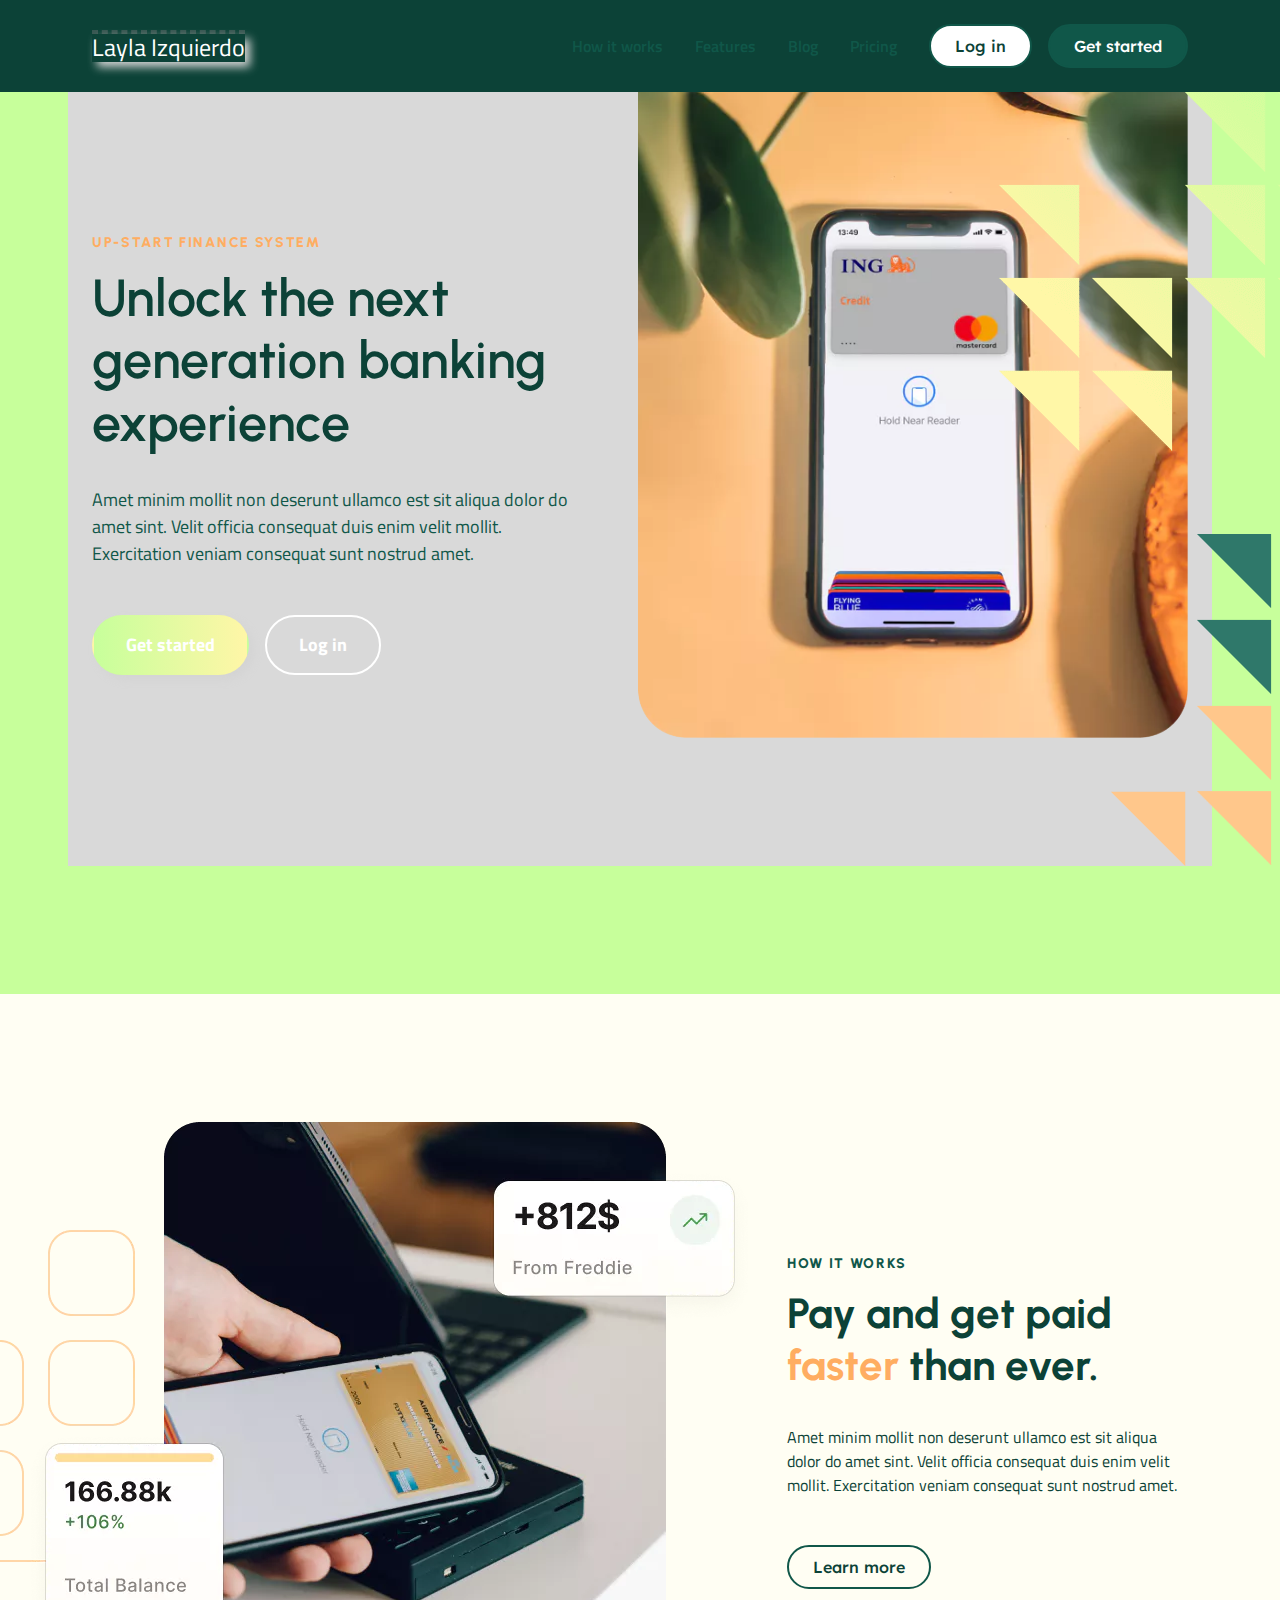
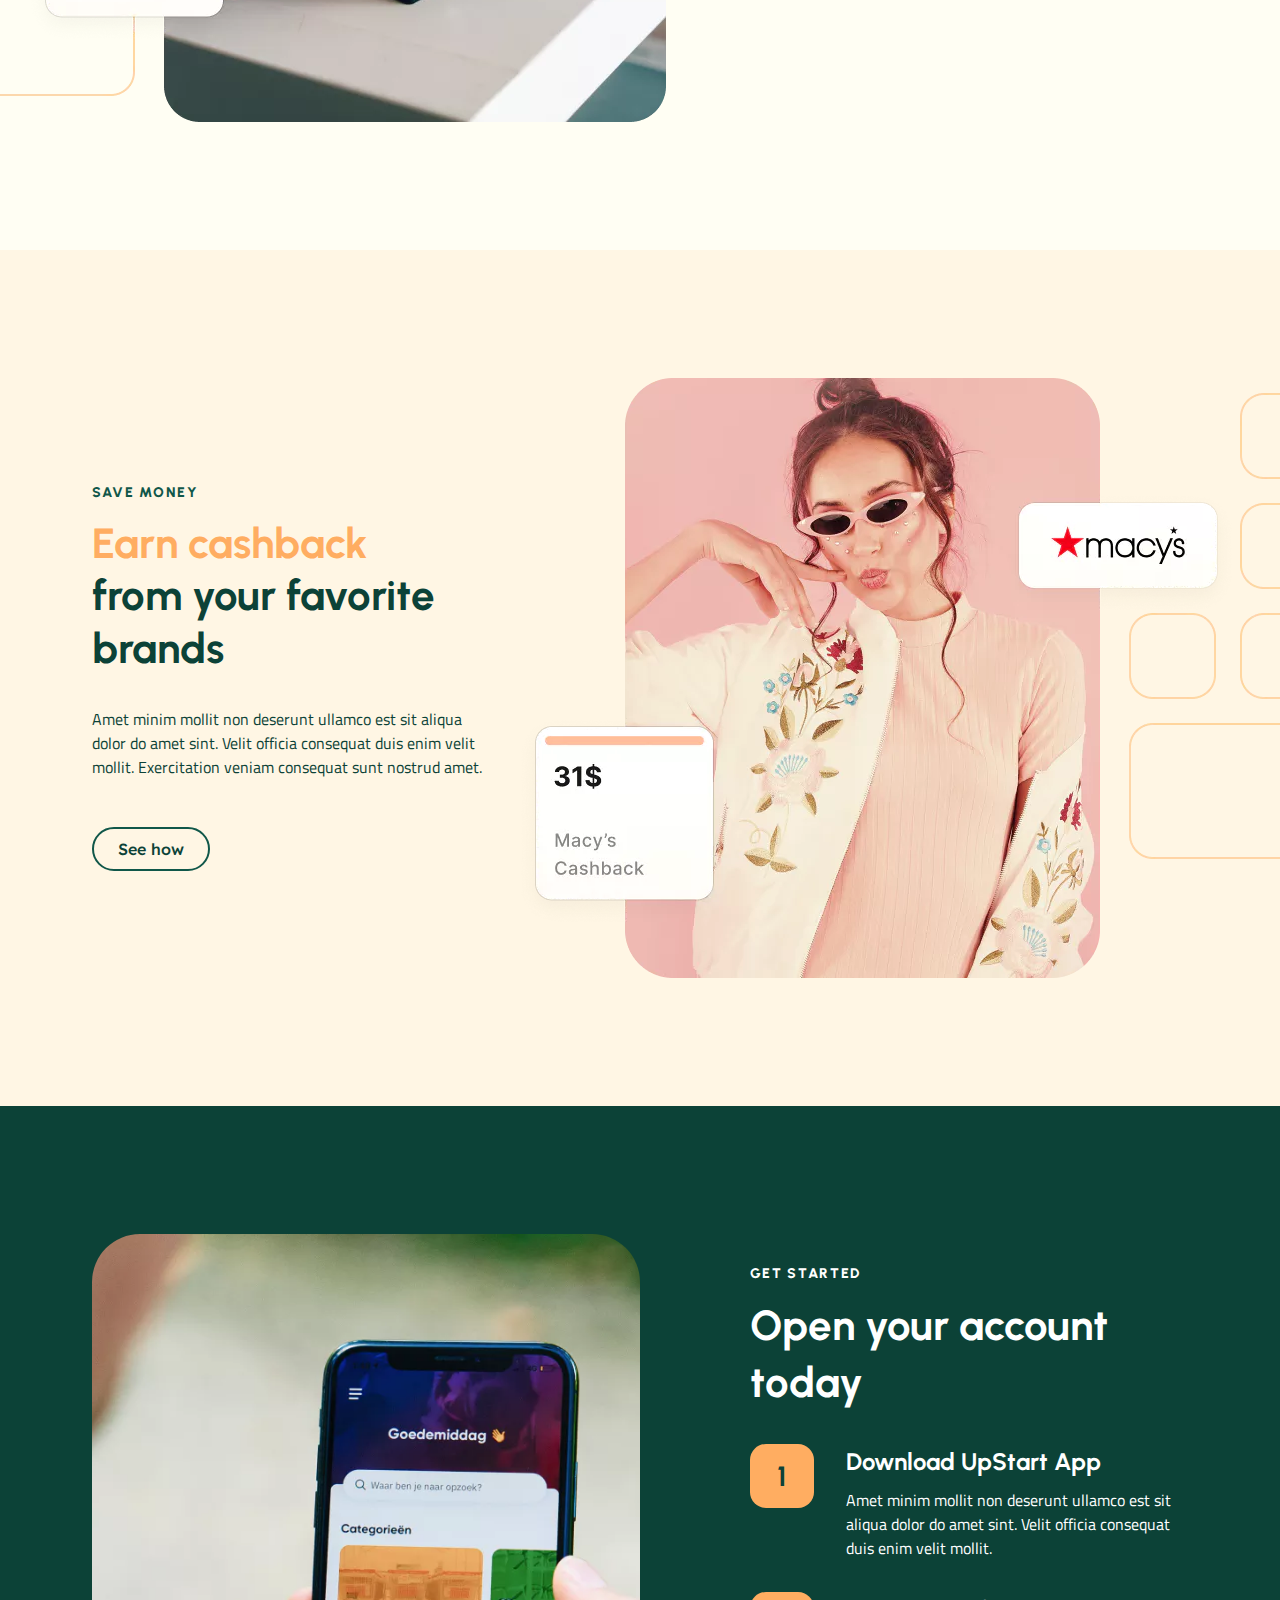
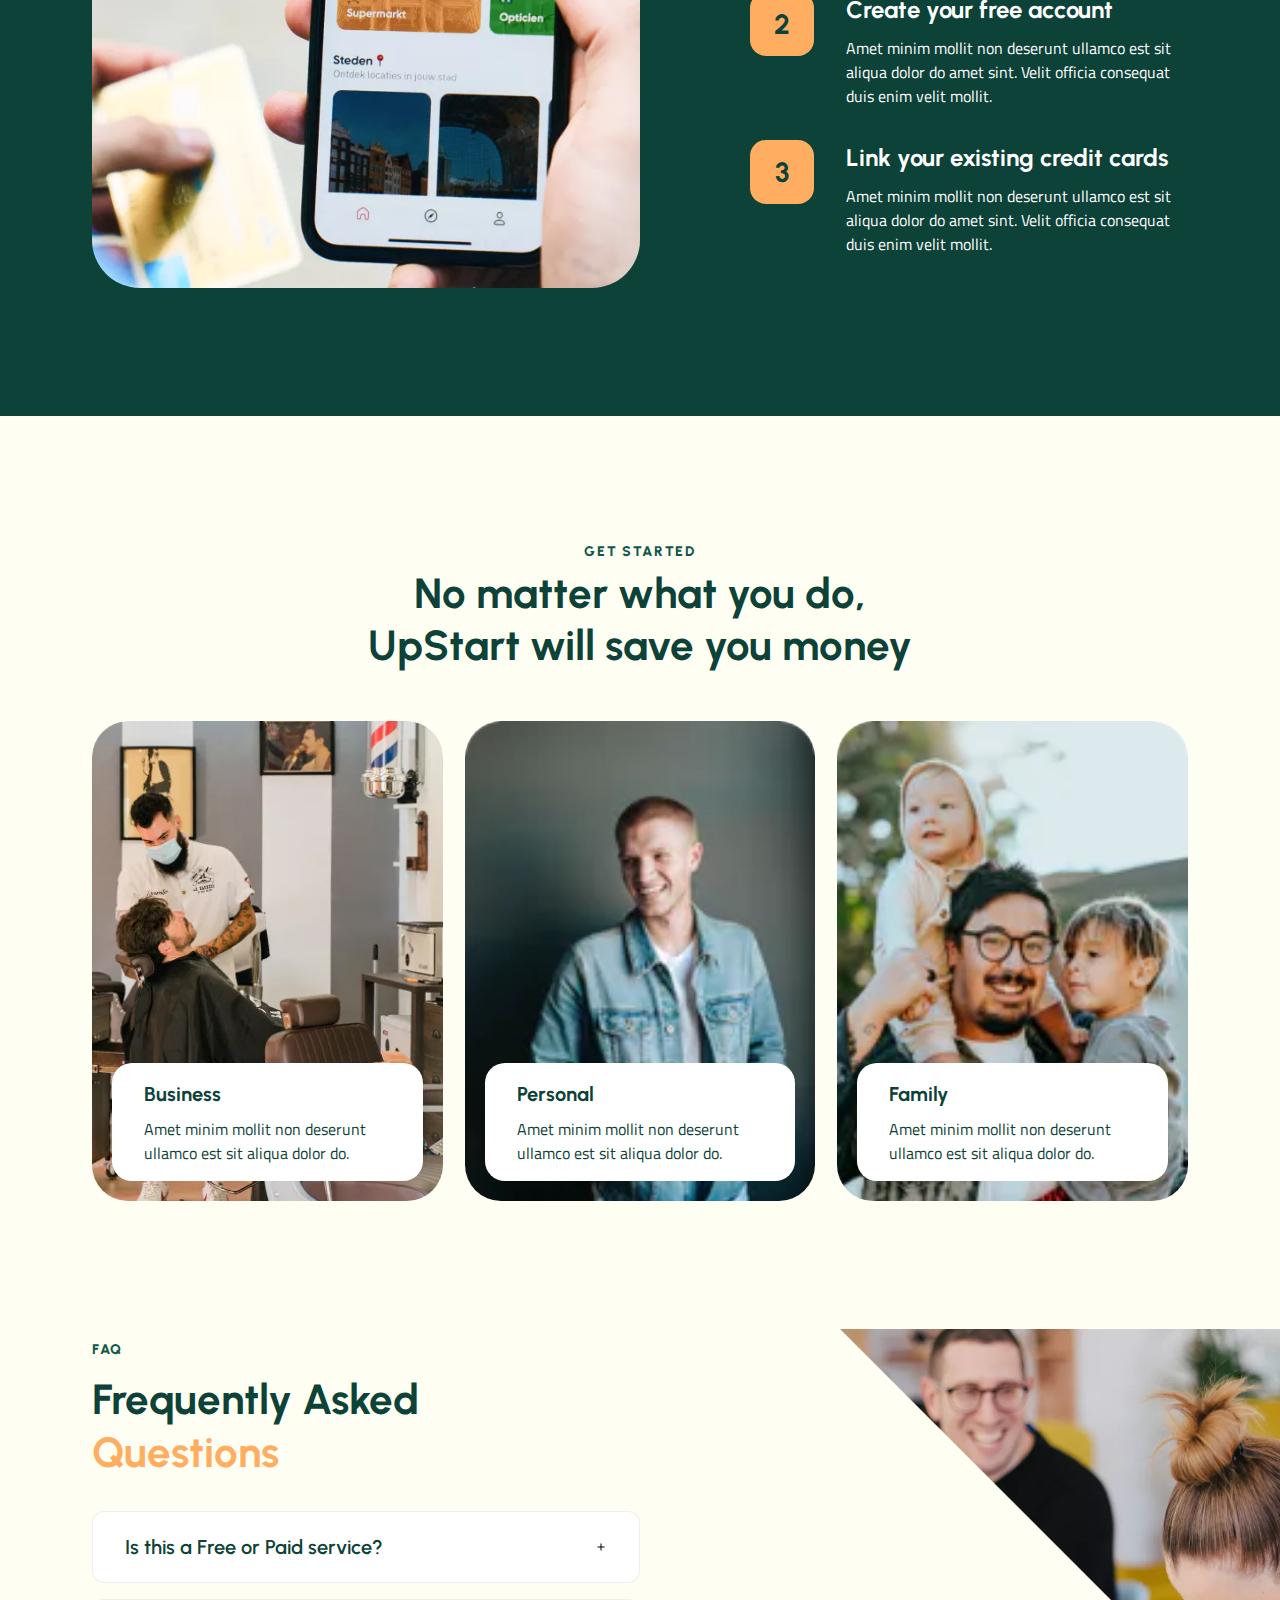
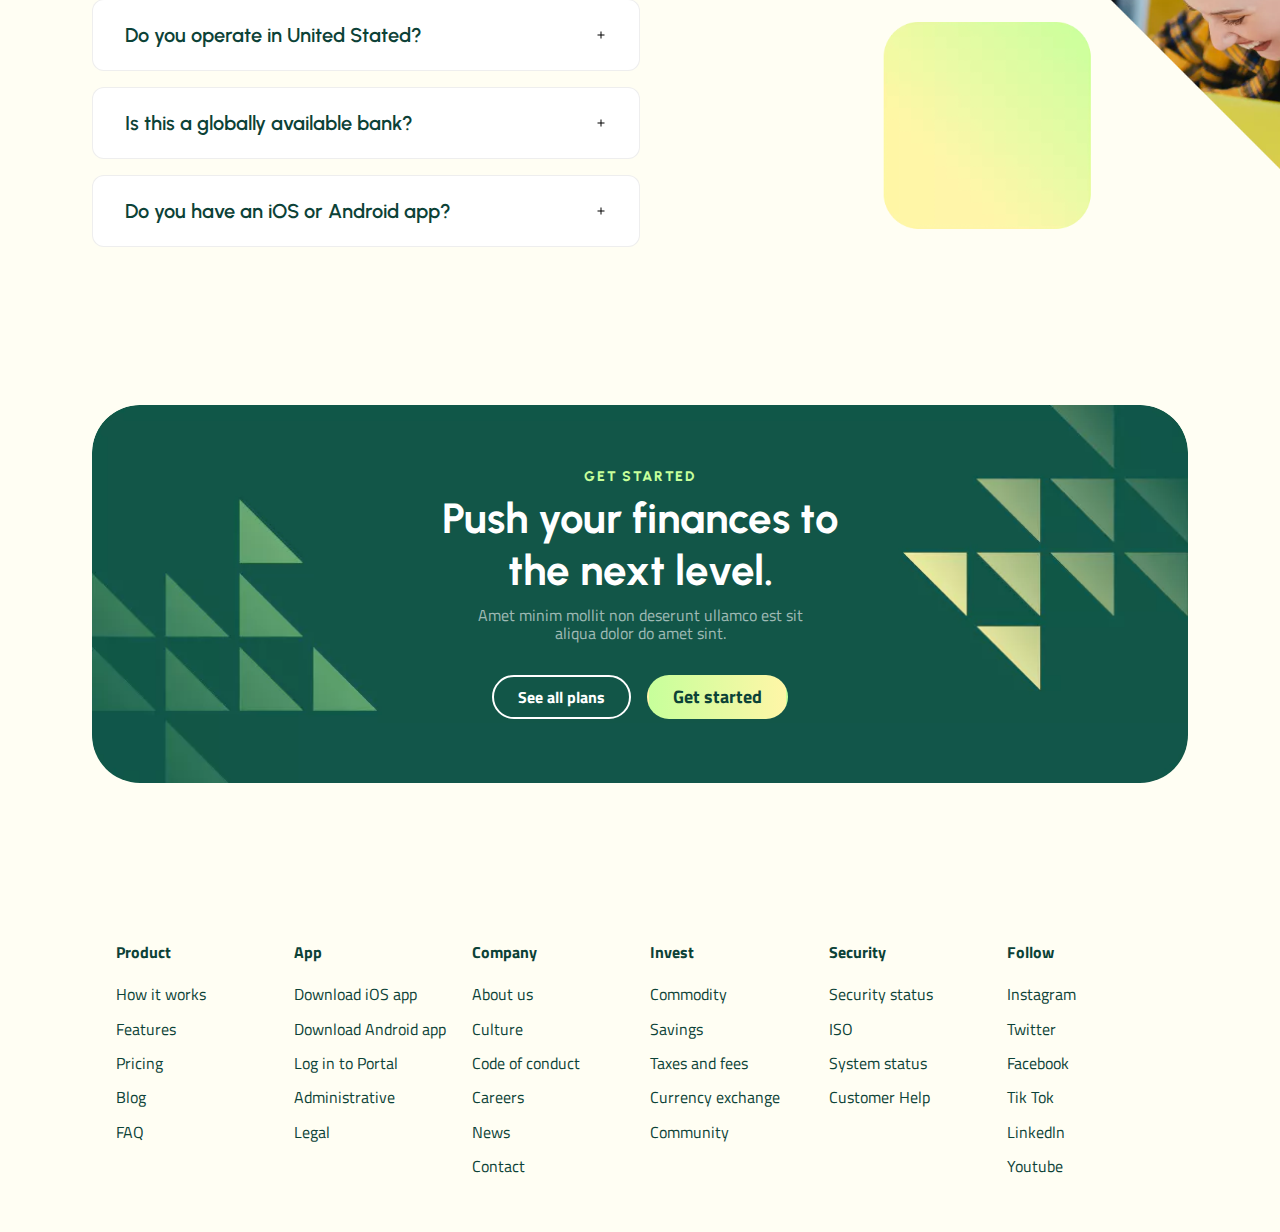
<file: up start template-html/index.html>
<!DOCTYPE html>
<html lang="en">
  <head>
    <title>Up Start Template</title>
    <meta property="og:title" content="Up Start Template" />
    <meta name="viewport" content="width=device-width, initial-scale=1.0" />
    <meta charset="utf-8" />
    <meta property="twitter:card" content="summary_large_image" />

    <style data-tag="reset-style-sheet">
      html {  line-height: 1.15;}body {  margin: 0;}* {  box-sizing: border-box;  border-width: 0;  border-style: solid;}p,li,ul,pre,div,h1,h2,h3,h4,h5,h6,figure,blockquote,figcaption {  margin: 0;  padding: 0;}button {  background-color: transparent;}button,input,optgroup,select,textarea {  font-family: inherit;  font-size: 100%;  line-height: 1.15;  margin: 0;}button,select {  text-transform: none;}button,[type="button"],[type="reset"],[type="submit"] {  -webkit-appearance: button;}button::-moz-focus-inner,[type="button"]::-moz-focus-inner,[type="reset"]::-moz-focus-inner,[type="submit"]::-moz-focus-inner {  border-style: none;  padding: 0;}button:-moz-focus,[type="button"]:-moz-focus,[type="reset"]:-moz-focus,[type="submit"]:-moz-focus {  outline: 1px dotted ButtonText;}a {  color: inherit;  text-decoration: inherit;}input {  padding: 2px 4px;}img {  display: block;}html { scroll-behavior: smooth  }
    </style>
    <style data-tag="default-style-sheet">
      html {
        font-family: Titillium Web;
        font-size: 16px;
      }

      body {
        font-weight: 400;
        font-style:normal;
        text-decoration: none;
        text-transform: none;
        letter-spacing: normal;
        line-height: 1.15;
        color: var(--dl-color-scheme-green100);
        background-color: var(--dl-color-scheme-yellow20);

      }
    </style>
    <link
      rel="stylesheet"
      href="https://fonts.googleapis.com/css2?family=Lexend:wght@100;200;300;400;500;600;700;800;900&amp;display=swap"
      data-tag="font"
    />
    <link
      rel="stylesheet"
      href="https://fonts.googleapis.com/css2?family=Urbanist:ital,wght@0,100;0,200;0,300;0,400;0,500;0,600;0,700;0,800;0,900;1,100;1,200;1,300;1,400;1,500;1,600;1,700;1,800;1,900&amp;display=swap"
      data-tag="font"
    />
    <link
      rel="stylesheet"
      href="https://fonts.googleapis.com/css2?family=Titillium+Web:ital,wght@0,200;0,300;0,400;0,600;0,700;0,900;1,200;1,300;1,400;1,600;1,700&amp;display=swap"
      data-tag="font"
    />
    <!--This is the head section-->
    <!-- <script type="text/javascript"> ... </script> -->
  </head>
  <body>
    <link rel="stylesheet" href="./style.css" />
    <div>
      <link href="./index.css" rel="stylesheet" />

      <div class="home-container">
        <div class="home-navbar navbar-container">
          <div class="max-width">
            <div class="home-container01">
              <div class="home-logo"></div>
              <span class="home-text">Layla Izquierdo</span>
            </div>
            <div class="home-links">
              <span class="home-text01 navbarLink">How it works</span>
              <span class="home-text02 navbarLink">Features</span>
              <span class="home-text03 navbarLink">Blog</span>
              <span class="home-text04 navbarLink">Pricing</span>
              <button class="button-secondary button">Log in</button>
              <button class="button button-primary">Get started</button>
            </div>
            <div class="home-burger-menu navbar-burger-menu">
              <svg viewBox="0 0 1024 1024" class="home-icon">
                <path
                  d="M128 256h768v86h-768v-86zM128 554v-84h768v84h-768zM128 768v-86h768v86h-768z"
                ></path>
              </svg>
            </div>
          </div>
        </div>
        <div class="home-hero hero-container section-container">
          <div class="home-max-width1 max-width">
            <div class="home-content">
              <span class="home-subtitle beforeHeading">
                up-start finance system
              </span>
              <h1 class="home-title">
                <span>Unlock the next generation banking</span>
                <span>experience</span>
              </h1>
              <span class="home-description">
                Amet minim mollit non deserunt ullamco est sit aliqua dolor do
                amet sint. Velit officia consequat duis enim velit mollit.
                Exercitation veniam consequat sunt nostrud amet.
              </span>
              <div class="home-container02">
                <button class="home-button2 button button-gradient">
                  Get started
                </button>
                <button class="button button-transparent">Log in</button>
              </div>
            </div>
            <div class="home-image">
              <img
                alt="image"
                src="public/hero-600w.png"
                class="home-hero-image"
              />
              <img
                alt="image"
                src="public/union-400w.png"
                class="home-graphic-top"
              />
              <img
                alt="image"
                src="public/group%2018-1200w.png"
                class="home-image1"
              />
            </div>
          </div>
        </div>
        <div class="section-container">
          <div class="home-max-width2 max-width">
            <div class="home-image2">
              <img
                alt="image"
                src="public/group%2020-1200w.png"
                class="home-hero-image1"
              />
            </div>
            <div class="home-content1">
              <span class="home-text07 beforeHeading">how it works</span>
              <h1 class="home-text08">
                <span class="home-text09">Pay and get paid</span>
                <span class="home-text10">faster</span>
                <span class="home-text11">than ever.</span>
                <span class="home-text12"></span>
              </h1>
              <span class="home-text13">
                Amet minim mollit non deserunt ullamco est sit aliqua dolor do
                amet sint. Velit officia consequat duis enim velit mollit.
                Exercitation veniam consequat sunt nostrud amet.
              </span>
              <div class="home-container03">
                <button class="button-secondary button bg-transparent">
                  Learn more
                </button>
              </div>
            </div>
          </div>
        </div>
        <div class="home-section1 section-container">
          <div class="home-max-width3 max-width">
            <div class="home-content2">
              <span class="home-text14 beforeHeading">save money</span>
              <h1 class="home-text15">
                <span class="home-text16">Earn cashback</span>
                <br />
                <span class="home-text18">from your favorite brands</span>
              </h1>
              <span class="home-text19">
                Amet minim mollit non deserunt ullamco est sit aliqua dolor do
                amet sint. Velit officia consequat duis enim velit mollit.
                Exercitation veniam consequat sunt nostrud amet.
              </span>
              <div class="home-container04">
                <button class="button-secondary button bg-transparent">
                  See how
                </button>
              </div>
            </div>
            <div class="home-image3">
              <img
                alt="image"
                src="public/group%2021-1200w.png"
                class="home-hero-image2"
              />
            </div>
          </div>
        </div>
        <div class="home-section2 section-container">
          <div class="home-max-width4 max-width">
            <div class="home-image4">
              <img
                alt="image"
                src="public/jc-gellidon-fnc3yctccoi-unsplash%2014%20%5B1%5D-1200w.png"
                class="home-hero-image3"
              />
            </div>
            <div class="home-content3">
              <span class="home-text20 beforeHeading">get started</span>
              <h1 class="home-text21">Open your account today</h1>
              <div class="home-step">
                <div class="home-number">
                  <span class="home-text22">1</span>
                </div>
                <div class="home-container05">
                  <span class="home-title1">Download UpStart App</span>
                  <span class="home-text23">
                    Amet minim mollit non deserunt ullamco est sit aliqua dolor
                    do amet sint. Velit officia consequat duis enim velit
                    mollit.
                  </span>
                </div>
              </div>
              <div class="home-step1">
                <div class="home-number1">
                  <span class="home-text24">2</span>
                </div>
                <div class="home-container06">
                  <span class="home-title2">Create your free account</span>
                  <span class="home-text25">
                    Amet minim mollit non deserunt ullamco est sit aliqua dolor
                    do amet sint. Velit officia consequat duis enim velit
                    mollit.
                  </span>
                </div>
              </div>
              <div class="home-step2">
                <div class="home-number2">
                  <span class="home-text26">3</span>
                </div>
                <div class="home-container07">
                  <span class="home-title3">
                    Link your existing credit cards
                  </span>
                  <span class="home-text27">
                    Amet minim mollit non deserunt ullamco est sit aliqua dolor
                    do amet sint. Velit officia consequat duis enim velit
                    mollit.
                  </span>
                </div>
              </div>
            </div>
          </div>
        </div>
        <div class="section-container">
          <div class="home-max-width5 max-width">
            <span class="home-text28 beforeHeading">get started</span>
            <h1 class="home-text29">
              <span>No matter what you do,</span>
              <br />
              <span>UpStart will save you money</span>
            </h1>
            <div class="home-cards-container">
              <div class="card-card card-root-class-name">
                <div class="card-info">
                  <span class="card-text"><span>Business</span></span>
                  <span class="card-text1">
                    <span>
                      Amet minim mollit non deserunt ullamco est sit aliqua
                      dolor do.
                    </span>
                  </span>
                </div>
              </div>
              <div class="card-card card-root-class-name2">
                <div class="card-info">
                  <span class="card-text"><span>Personal</span></span>
                  <span class="card-text1">
                    <span>
                      Amet minim mollit non deserunt ullamco est sit aliqua
                      dolor do.
                    </span>
                  </span>
                </div>
              </div>
              <div class="card-card card-root-class-name1">
                <div class="card-info">
                  <span class="card-text"><span>Family</span></span>
                  <span class="card-text1">
                    <span>
                      Amet minim mollit non deserunt ullamco est sit aliqua
                      dolor do.
                    </span>
                  </span>
                </div>
              </div>
            </div>
          </div>
        </div>
        <div class="home-section4 section-container">
          <div class="home-max-width6 max-width">
            <div class="home-faq">
              <div class="home-questions">
                <span class="home-text32 beforeHeading">faq</span>
                <h1 class="home-text33">
                  <span class="home-text34">Frequently Asked</span>
                  <br />
                  <span class="home-text36">Questions</span>
                </h1>
                <div data-role="Accordion" class="question">
                  <div data-type="accordion-header" class="home-trigger">
                    <span class="home-text37">
                      Is this a Free or Paid service?
                    </span>
                    <svg viewBox="0 0 1024 1024" class="home-icon02">
                      <path
                        d="M810 554h-256v256h-84v-256h-256v-84h256v-256h84v256h256v84z"
                      ></path>
                    </svg>
                  </div>
                  <div data-type="accordion-content" class="question-content">
                    <span class="home-text38">
                      Amet minim mollit non deserunt ullamco est sit aliqua
                      dolor do amet sint. Velit officia consequat duis enim
                      velit mollit.
                    </span>
                  </div>
                </div>
                <div data-role="Accordion" class="question">
                  <div data-type="accordion-header" class="home-trigger1">
                    <span class="home-text39">
                      Do you operate in United Stated?
                    </span>
                    <svg viewBox="0 0 1024 1024" class="home-icon04">
                      <path
                        d="M810 554h-256v256h-84v-256h-256v-84h256v-256h84v256h256v84z"
                      ></path>
                    </svg>
                  </div>
                  <div data-type="accordion-content" class="question-content">
                    <span class="home-text40">
                      Amet minim mollit non deserunt ullamco est sit aliqua
                      dolor do amet sint. Velit officia consequat duis enim
                      velit mollit.
                    </span>
                  </div>
                </div>
                <div data-role="Accordion" class="question">
                  <div data-type="accordion-header" class="home-trigger2">
                    <span class="home-text41">
                      Is this a globally available bank?
                    </span>
                    <svg viewBox="0 0 1024 1024" class="home-icon06">
                      <path
                        d="M810 554h-256v256h-84v-256h-256v-84h256v-256h84v256h256v84z"
                      ></path>
                    </svg>
                  </div>
                  <div data-type="accordion-content" class="question-content">
                    <span class="home-text42">
                      Amet minim mollit non deserunt ullamco est sit aliqua
                      dolor do amet sint. Velit officia consequat duis enim
                      velit mollit.
                    </span>
                  </div>
                </div>
                <div data-role="Accordion" class="question">
                  <div data-type="accordion-header" class="home-trigger3">
                    <span class="home-text43">
                      Do you have an iOS or Android app?
                    </span>
                    <svg viewBox="0 0 1024 1024" class="home-icon08">
                      <path
                        d="M810 554h-256v256h-84v-256h-256v-84h256v-256h84v256h256v84z"
                      ></path>
                    </svg>
                  </div>
                  <div data-type="accordion-content" class="question-content">
                    <span class="home-text44">
                      Amet minim mollit non deserunt ullamco est sit aliqua
                      dolor do amet sint. Velit officia consequat duis enim
                      velit mollit.
                    </span>
                  </div>
                </div>
              </div>
              <img
                alt="image"
                src="public/group%202-1200w.png"
                class="home-image5"
              />
            </div>
            <div class="home-banner">
              <span class="home-text45 beforeHeading">get started</span>
              <h1 class="home-text46">
                <span>Push your finances to</span>
                <br />
                <span></span>
                <span></span>
                <span>the next level.</span>
              </h1>
              <span class="home-text52">
                <span>Amet minim mollit non deserunt ullamco est sit</span>
                <br />
                <span>aliqua dolor do amet sint.</span>
              </span>
              <div class="home-btns">
                <button class="home-button6 button button-transparent">
                  See all plans
                </button>
                <button class="home-button7 button button-gradient">
                  Get started
                </button>
              </div>
            </div>
          </div>
        </div>
        <footer class="home-footer">
          <div class="home-links-container">
            <div class="home-container08">
              <div class="footer-column">
                <span class="home-text56">Product</span>
                <span class="home-text57">How it works</span>
                <span class="home-text58">Features</span>
                <span class="home-text59">Pricing</span>
                <span class="home-text60">Blog</span>
                <span>FAQ</span>
              </div>
              <div class="footer-column">
                <span class="home-text62">App</span>
                <span class="home-text63">Download iOS app</span>
                <span class="home-text64">Download Android app</span>
                <span class="home-text65">Log in to Portal</span>
                <span class="home-text66">Administrative</span>
                <span>Legal</span>
              </div>
              <div class="footer-column">
                <span class="home-text68">Company</span>
                <span class="home-text69">About us</span>
                <span class="home-text70">Culture</span>
                <span class="home-text71">Code of conduct</span>
                <span class="home-text72">Careers</span>
                <span class="home-text73">News</span>
                <span>Contact</span>
              </div>
              <div class="footer-column">
                <span class="home-text75">Invest</span>
                <span class="home-text76">Commodity</span>
                <span class="home-text77">Savings</span>
                <span class="home-text78">
                  <span>Taxes and fees</span>
                  <br />
                  <span></span>
                </span>
                <span class="home-text81"><span>Currency exchange</span></span>
                <span>Community</span>
              </div>
              <div class="footer-column">
                <span class="home-text84">Security</span>
                <span class="home-text85">Security status</span>
                <span class="home-text86">ISO</span>
                <span class="home-text87">System status</span>
                <span>Customer Help</span>
              </div>
              <div class="footer-column">
                <span class="home-text89">Follow</span>
                <span class="home-text90">Instagram</span>
                <span class="home-text91">Twitter</span>
                <span class="home-text92">Facebook</span>
                <span class="home-text93">Tik Tok</span>
                <span class="home-text94">Linkedln</span>
                <span>Youtube</span>
              </div>
            </div>
          </div>
        </footer>
      </div>
    </div>
    <script>
      window.onload = () => {
        const runAllScripts = () => {
          initializeAllAccordions()
        }

        const listenForUrlChanges = () => {
          let url = location.href
          document.body.addEventListener(
            'click',
            () => {
              requestAnimationFrame(() => {
                if (url !== location.href) {
                  runAllScripts()
                  url = location.href
                }
              })
            },
            true
          )
        }

        const initializeAllAccordions = () => {
          const allAccordions = document.querySelectorAll('[data-role="Accordion"]');

          allAccordions.forEach((accordion) => {
            const accordionHeader = accordion.querySelector('[data-type="accordion-header"]')
            const accordionContent = accordion.querySelector('[data-type="accordion-content"]')

            accordionHeader.addEventListener('click', () => {
              if (accordionContent.style.maxHeight) {
                accordionContent.style.maxHeight = ''
              } else {
                accordionContent.style.maxHeight = `${accordionContent.scrollHeight}px`
              }
            })
          })
        }

        listenForUrlChanges()
        runAllScripts()
      }
    </script>
  </body>
</html>
</file>
<file: up start template-html/style.css>
:root {
  --dl-size-size-large: 144px;
  --dl-size-size-small: 48px;
  --dl-size-size-medium: 96px;
  --dl-size-size-xlarge: 192px;
  --dl-size-size-xsmall: 16px;
  --dl-space-space-unit: 16px;
  --dl-size-size-xxlarge: 288px;
  --dl-color-scheme-white: #FFFFFF;
  --dl-size-size-maxwidth: 1144px;
  --dl-radius-radius-round: 50%;
  --dl-color-scheme-green80: #105749ff;
  --dl-space-space-halfunit: 8px;
  --dl-space-space-sixunits: 96px;
  --dl-space-space-twounits: 32px;
  --dl-color-scheme-green100: #0c4237ff;
  --dl-color-scheme-orange80: #ffc78bff;
  --dl-color-scheme-yellow20: #fffef3ff;
  --dl-color-scheme-yellow80: #fff6a7ff;
  --dl-radius-radius-radius2: 2px;
  --dl-radius-radius-radius4: 4px;
  --dl-radius-radius-radius8: 8px;
  --dl-space-space-fiveunits: 80px;
  --dl-space-space-fourunits: 64px;
  --dl-color-scheme-orange100: #ffad61ff;
  --dl-radius-radius-radius16: 16px;
  --dl-space-space-eightunits: 128px;
  --dl-space-space-threeunits: 48px;
  --dl-color-scheme-lightgreen: #c7ff9bff;
  --dl-space-space-oneandhalfunits: 24px;
}
.button {
  color: var(--dl-color-scheme-green100);
  cursor: pointer;
  display: inline-block;
  padding: 12px 24px;
  border-color: var(--dl-color-scheme-green100);
  border-width: 2px;
  border-radius: 32px;
  background-color: var(--dl-color-scheme-white);
}
.input {
  color: var(--dl-color-scheme-green100);
  cursor: auto;
  padding: 0.5rem 1rem;
  border-color: var(--dl-color-scheme-green100);
  border-width: 1px;
  border-radius: 4px;
  background-color: var(--dl-color-scheme-white);
}
.textarea {
  color: var(--dl-color-scheme-green100);
  cursor: auto;
  padding: 0.5rem;
  border-color: var(--dl-color-scheme-green100);
  border-width: 1px;
  border-radius: 4px;
  background-color: var(--dl-color-scheme-white);
}
.list {
  width: 100%;
  margin: 1em 0px 1em 0px;
  display: block;
  padding: 0px 0px 0px 1.5rem;
  list-style-type: none;
  list-style-position: outside;
}
.list-item {
  display: list-item;
}
.teleport-show {
  display: flex !important;
  transform: none !important;
}
.button-secondary {
  font-style: normal;
  transition: 0.3s;
  font-family: Lexend;
  font-weight: 500;
  line-height: 1;
  border-color: var(--dl-color-scheme-green80);
  margin-right: var(--dl-space-space-unit);
}
.button-secondary:hover {
  color: var(--dl-color-scheme-white);
  background-color: var(--dl-color-scheme-orange100);
}
.button-primary {
  color: var(--dl-color-scheme-white);
  font-style: normal;
  transition: 0.3s;
  font-family: Lexend;
  font-weight: 500;
  line-height: 1;
  border-color: var(--dl-color-scheme-green80);
  background-color: var(--dl-color-scheme-green80);
}
.button-primary:hover {
  color: var(--dl-color-scheme-green80);
  background-color: var(--dl-color-scheme-lightgreen);
}
.navbar-container {
  top: 0;
  width: 100%;
  display: flex;
  z-index: 1000;
  position: sticky;
  padding-top: var(--dl-space-space-oneandhalfunits);
  padding-bottom: var(--dl-space-space-oneandhalfunits);
  justify-content: center;
  background-color: var(--dl-color-scheme-white);
}
.navbar-burger-menu {
  display: none;
}
.max-width {
  width: 100%;
  display: flex;
  max-width: var(--dl-size-size-maxwidth);
  align-items: center;
  padding-left: var(--dl-space-space-oneandhalfunits);
  padding-right: var(--dl-space-space-oneandhalfunits);
  justify-content: space-between;
}
.button-gradient {
  display: flex;
  font-size: 18px;
  background: linear-gradient(90deg, #C7FF9B 0%, #FFF6A7 100%);
  font-style: normal;
  transition: 0.3s;
  align-items: center;
  font-weight: 700;
  line-height: 0.9;
  padding-top: 20px;
  border-color: transparent;
  margin-right: var(--dl-space-space-unit);
  padding-left: 32px;
  padding-right: 32px;
  padding-bottom: 20px;
}
.button-gradient:hover {
  color: var(--dl-color-scheme-white);
  background: unset;
  border-color: var(--dl-color-scheme-white);
}
.button-transparent {
  color: var(--dl-color-scheme-white);
  font-size: 18px;
  font-style: normal;
  transition: 0.3s;
  font-weight: 700;
  line-height: 0.9;
  padding-top: 20px;
  border-color: var(--dl-color-scheme-white);
  padding-left: 32px;
  padding-right: 32px;
  padding-bottom: 20px;
  background-color: transparent;
}
.button-transparent:hover {
  color: var(--dl-color-scheme-green80);
  background-color: var(--dl-color-scheme-lightgreen);
}
.section-container {
  width: 100%;
  display: flex;
  overflow: hidden;
  align-items: center;
  padding-top: var(--dl-space-space-eightunits);
  flex-direction: column;
  padding-bottom: var(--dl-space-space-eightunits);
}
.hero-container {
  padding-top: 0 !important;
  background-color: var(--dl-color-scheme-green80);
}
.bg-transparent {
  background-color: transparent;
}
.question-content {
  display: flex;
  overflow: hidden;
  max-height: 0;
  transition: 0.3s;
  align-items: flex-start;
  flex-direction: column;
}
.question {
  width: 100%;
  display: flex;
  align-items: center;
  padding-top: 20px;
  border-color: rgba(44, 39, 33, 0.08);
  border-width: 1px;
  padding-left: var(--dl-space-space-twounits);
  border-radius: 12px;
  margin-bottom: var(--dl-space-space-unit);
  padding-right: var(--dl-space-space-twounits);
  flex-direction: column;
  padding-bottom: 20px;
  justify-content: space-between;
  background-color: var(--dl-color-scheme-white);
}
.footer-column {
  width: 15%;
  display: flex;
  align-items: flex-start;
  margin-bottom: var(--dl-space-space-oneandhalfunits);
  flex-direction: column;
  justify-content: flex-start;
}
.beforeHeading {
  font-size: 14px;
  font-style: normal;
  font-family: Urbanist;
  font-weight: 800;
  line-height: 1.15;
  letter-spacing: 0.12em;
  text-transform: uppercase;
  text-decoration: none;
}
.brandName {
  font-size: 20px;
  font-style: normal;
  font-family: Urbanist;
  font-weight: 800;
  line-height: 1.2;
  letter-spacing: 0.25em;
  text-transform: uppercase;
  text-decoration: none;
}
.navbarLink {
  font-size: 16px;
  font-style: normal;
  font-family: Titillium Web;
  font-weight: 600;
  line-height: 1.5;
  text-transform: none;
  text-decoration: none;
}
.Content {
  font-size: 16px;
  font-family: Titillium Web;
  font-weight: 400;
  line-height: 1.15;
  text-transform: none;
  text-decoration: none;
}

@media(max-width: 767px) {
  .navbar-burger-menu {
    display: flex;
  }
  .section-container {
    padding-top: var(--dl-space-space-fourunits);
    padding-bottom: var(--dl-space-space-fourunits);
  }
  .footer-column {
    width: 30%;
  }
}
@media(max-width: 479px) {
  .footer-column {
    width: 50%;
  }
}
</file>
<file: up start template-html/index.css>
.card-card {
  flex: 0 0 auto;
  width: 32%;
  display: flex;
  padding: 20px;
  max-width: 450px;
  min-height: 480px;
  align-items: center;
  border-radius: 36px;
  flex-direction: column;
  background-size: cover;
  justify-content: flex-end;
  background-image: url("public/rectangle%2035-1500w.png");
}
.card-info {
  flex: 0 0 auto;
  width: 100%;
  display: flex;
  align-items: flex-start;
  padding-top: var(--dl-space-space-unit);
  padding-left: var(--dl-space-space-twounits);
  border-radius: 20px;
  padding-right: var(--dl-space-space-twounits);
  flex-direction: column;
  padding-bottom: var(--dl-space-space-unit);
  background-color: var(--dl-color-scheme-white);
}
.card-text {
  font-size: 20px;
  font-style: normal;
  font-family: Urbanist;
  font-weight: 700;
  line-height: 1.5;
  margin-bottom: var(--dl-space-space-halfunit);
}
.card-text1 {
  line-height: 1.5;
}

.card-root-class-name1 {
  background-size: cover;
  background-image: url("public/rectangle%2035%20%5B2%5D-200h.png");
}
.card-root-class-name2 {
  background-size: cover;
  background-image: url("public/rectangle%2035%20%5B1%5D-200h.png");
}
@media(max-width: 767px) {
  .card-card {
    width: 100%;
  }
}

.home-container {
  width: 100%;
  display: flex;
  min-height: 100vh;
  align-items: center;
  flex-direction: column;
}
.home-navbar {
  background-color: var(--dl-color-scheme-green100);
}
.home-container01 {
  flex: 0 0 auto;
  width: auto;
  height: auto;
  display: flex;
  align-items: space-between;
  flex-direction: column;
}
.home-logo {
  border: 2px dashed rgba(120, 120, 120, 0.4);
  display: flex;
  align-items: center;
  flex-direction: row;
  justify-content: space-between;
}
.home-text {
  color: var(--dl-color-scheme-white);
  font-size: 24px;
  box-shadow: rgb(212, 212, 212) 5px 5px 10px 0px;
  text-transform: capitalize;
}
.home-links {
  flex: 0 0 auto;
  display: flex;
  align-items: center;
  flex-direction: row;
}
.home-text01 {
  color: var(--dl-color-scheme-green80);
  margin-right: var(--dl-space-space-twounits);
}
.home-text02 {
  color: var(--dl-color-scheme-green80);
  margin-right: var(--dl-space-space-twounits);
}
.home-text03 {
  color: var(--dl-color-scheme-green80);
  margin-right: var(--dl-space-space-twounits);
}
.home-text04 {
  color: var(--dl-color-scheme-green80);
  margin-right: var(--dl-space-space-twounits);
}
.home-burger-menu {
  fill: #105749;
  width: 24px;
  height: 24px;
}
.home-hero {
  background-color: var(--dl-color-scheme-lightgreen);
}
.home-max-width1 {
  align-items: center;
  background-color: #D9D9D9;
}
.home-content {
  flex: 0 0 auto;
  width: 45%;
  display: flex;
  align-items: flex-start;
  margin-right: var(--dl-space-space-twounits);
  margin-bottom: var(--dl-space-space-threeunits);
  flex-direction: column;
}
.home-subtitle {
  color: var(--dl-color-scheme-orange100);
  margin-bottom: var(--dl-space-space-unit);
}
.home-title {
  color: var(--dl-color-scheme-green100);
  font-size: 52px;
  font-style: normal;
  font-family: Urbanist;
  font-weight: 600;
  line-height: 1.2;
  margin-bottom: var(--dl-space-space-twounits);
}
.home-description {
  color: var(--dl-color-scheme-green80);
  font-size: 18px;
  line-height: 1.5;
  margin-bottom: var(--dl-space-space-threeunits);
}
.home-container02 {
  flex: 0 0 auto;
  width: 100%;
  display: flex;
  align-items: stretch;
  flex-direction: row;
}
.home-button2 {
  color: var(--dl-color-scheme-white);
  z-index: 100;
  box-shadow: 5px 5px 10px 0px #d4d4d4;
  background-color: var(--dl-color-scheme-green100);
}
.home-image {
  position: relative;
  padding-bottom: var(--dl-space-space-eightunits);
}
.home-hero-image {
  flex: 1;
  max-width: 550px;
  object-fit: cover;
  border-radius: 48px;
  border-top-left-radius: 0;
  border-top-right-radius: 0;
}
.home-graphic-top {
  top: 0px;
  right: -170px;
  width: 100%;
  height: 100%;
  position: absolute;
  max-width: 359px;
  max-height: 359px;
  object-fit: contain;
  object-position: center;
}
.home-image1 {
  right: -170px;
  bottom: 0px;
  position: absolute;
  object-fit: contain;
}
.home-max-width2 {
  align-items: stretch;
}
.home-hero-image1 {
  object-fit: contain;
  margin-left: -250px;
  border-radius: 48px;
}
.home-content1 {
  width: 50%;
  display: flex;
  margin-left: var(--dl-space-space-twounits);
  flex-direction: column;
  justify-content: center;
}
.home-text07 {
  color: var(--dl-color-scheme-green80);
  margin-bottom: var(--dl-space-space-unit);
}
.home-text08 {
  font-size: 42px;
  font-style: normal;
  font-family: Urbanist;
  font-weight: 700;
  line-height: 1.25;
  margin-bottom: var(--dl-space-space-twounits);
}
.home-text09 {
  font-family: Urbanist;
}
.home-text10 {
  color: var(--dl-color-scheme-orange100);
  font-family: Urbanist;
}
.home-text11 {
  font-family: Urbanist;
}
.home-text12 {
  font-family: Urbanist;
}
.home-text13 {
  font-size: 16px;
  line-height: 1.5;
  margin-bottom: var(--dl-space-space-threeunits);
}
.home-container03 {
  flex: 0 0 auto;
  width: 100%;
  display: flex;
  align-items: stretch;
  flex-direction: row;
}
.home-section1 {
  background-color: rgba(255, 199, 139, 0.14);
}
.home-max-width3 {
  align-items: stretch;
}
.home-content2 {
  width: 50%;
  display: flex;
  margin-right: var(--dl-space-space-twounits);
  flex-direction: column;
  justify-content: center;
}
.home-text14 {
  color: var(--dl-color-scheme-green80);
  margin-bottom: var(--dl-space-space-unit);
}
.home-text15 {
  font-size: 42px;
  font-style: normal;
  font-family: Urbanist;
  font-weight: 700;
  line-height: 1.25;
  margin-bottom: var(--dl-space-space-twounits);
}
.home-text16 {
  color: var(--dl-color-scheme-orange100);
  font-family: Urbanist;
}
.home-text18 {
  font-family: Urbanist;
}
.home-text19 {
  font-size: 16px;
  line-height: 1.5;
  margin-bottom: var(--dl-space-space-threeunits);
}
.home-container04 {
  flex: 0 0 auto;
  width: 100%;
  display: flex;
  align-items: stretch;
  flex-direction: row;
}
.home-hero-image2 {
  object-fit: contain;
  margin-right: -250px;
  border-radius: 48px;
}
.home-section2 {
  background-color: var(--dl-color-scheme-green100);
}
.home-max-width4 {
  align-items: stretch;
}
.home-image4 {
  width: 50%;
}
.home-hero-image3 {
  width: 100%;
  height: 100%;
  object-fit: cover;
  border-radius: 48px;
}
.home-content3 {
  width: 40%;
  display: flex;
  margin-top: var(--dl-space-space-twounits);
  margin-bottom: var(--dl-space-space-twounits);
  flex-direction: column;
  justify-content: center;
}
.home-text20 {
  color: var(--dl-color-scheme-white);
  margin-bottom: var(--dl-space-space-unit);
}
.home-text21 {
  color: var(--dl-color-scheme-white);
  font-size: 42px;
  font-style: normal;
  font-family: Urbanist;
  font-weight: 700;
  line-height: 1.35;
  margin-bottom: var(--dl-space-space-twounits);
}
.home-step {
  display: flex;
  margin-bottom: var(--dl-space-space-twounits);
  flex-direction: row;
}
.home-number {
  flex: 0 0 auto;
  width: 64px;
  height: 64px;
  display: flex;
  align-items: center;
  margin-right: var(--dl-space-space-twounits);
  border-radius: var(--dl-radius-radius-radius16);
  flex-direction: column;
  justify-content: center;
  background-color: var(--dl-color-scheme-orange100);
}
.home-text22 {
  font-size: 28px;
  font-style: normal;
  font-family: Urbanist;
  font-weight: 700;
  line-height: 1.5;
}
.home-container05 {
  flex: 1;
  display: flex;
  align-items: flex-start;
  flex-direction: column;
}
.home-title1 {
  color: var(--dl-color-scheme-white);
  font-size: 24px;
  font-style: normal;
  font-family: Urbanist;
  font-weight: 700;
  line-height: 1.5;
  margin-bottom: var(--dl-space-space-halfunit);
}
.home-text23 {
  color: var(--dl-color-scheme-white);
  line-height: 1.5;
}
.home-step1 {
  display: flex;
  margin-bottom: var(--dl-space-space-twounits);
  flex-direction: row;
}
.home-number1 {
  flex: 0 0 auto;
  width: 64px;
  height: 64px;
  display: flex;
  align-items: center;
  margin-right: var(--dl-space-space-twounits);
  border-radius: var(--dl-radius-radius-radius16);
  flex-direction: column;
  justify-content: center;
  background-color: var(--dl-color-scheme-orange100);
}
.home-text24 {
  font-size: 28px;
  font-style: normal;
  font-family: Urbanist;
  font-weight: 700;
  line-height: 1.5;
}
.home-container06 {
  flex: 1;
  display: flex;
  align-items: flex-start;
  flex-direction: column;
}
.home-title2 {
  color: var(--dl-color-scheme-white);
  font-size: 24px;
  font-style: normal;
  font-family: Urbanist;
  font-weight: 700;
  line-height: 1.5;
  margin-bottom: var(--dl-space-space-halfunit);
}
.home-text25 {
  color: var(--dl-color-scheme-white);
  line-height: 1.5;
}
.home-step2 {
  display: flex;
  flex-direction: row;
}
.home-number2 {
  flex: 0 0 auto;
  width: 64px;
  height: 64px;
  display: flex;
  align-items: center;
  margin-right: var(--dl-space-space-twounits);
  border-radius: var(--dl-radius-radius-radius16);
  flex-direction: column;
  justify-content: center;
  background-color: var(--dl-color-scheme-orange100);
}
.home-text26 {
  font-size: 28px;
  font-style: normal;
  font-family: Urbanist;
  font-weight: 700;
  line-height: 1.5;
}
.home-container07 {
  flex: 1;
  display: flex;
  align-items: flex-start;
  flex-direction: column;
}
.home-title3 {
  color: var(--dl-color-scheme-white);
  font-size: 24px;
  font-style: normal;
  font-family: Urbanist;
  font-weight: 700;
  line-height: 1.5;
  margin-bottom: var(--dl-space-space-halfunit);
}
.home-text27 {
  color: var(--dl-color-scheme-white);
  line-height: 1.5;
}
.home-max-width5 {
  align-items: center;
  flex-direction: column;
  justify-content: center;
}
.home-text28 {
  color: var(--dl-color-scheme-green80);
  margin-bottom: var(--dl-space-space-halfunit);
}
.home-text29 {
  font-size: 42px;
  font-style: normal;
  text-align: center;
  font-family: Urbanist;
  font-weight: 700;
  line-height: 1.25;
  margin-bottom: var(--dl-space-space-threeunits);
}
.home-cards-container {
  flex: 0 0 auto;
  width: 100%;
  display: flex;
  align-items: flex-start;
  flex-direction: row;
  justify-content: space-between;
}
.home-section4 {
  padding-top: 0px;
}
.home-max-width6 {
  align-items: center;
  flex-direction: column;
  justify-content: center;
}
.home-faq {
  flex: 0 0 auto;
  width: 100%;
  display: flex;
  align-items: center;
  margin-bottom: var(--dl-space-space-eightunits);
  flex-direction: row;
  justify-content: space-between;
}
.home-questions {
  flex: 0 0 auto;
  width: 50%;
  display: flex;
  align-items: flex-start;
  flex-direction: column;
}
.home-text32 {
  color: var(--dl-color-scheme-green80);
  margin-bottom: var(--dl-space-space-unit);
}
.home-text33 {
  font-size: 42px;
  font-style: normal;
  font-family: Urbanist;
  font-weight: 700;
  line-height: 1.25;
  margin-bottom: var(--dl-space-space-twounits);
}
.home-text34 {
  font-family: Urbanist;
}
.home-text36 {
  color: var(--dl-color-scheme-orange100);
  font-family: Urbanist;
}
.home-trigger {
  width: 100%;
  display: flex;
  align-items: center;
  justify-content: space-between;
}
.home-text37 {
  font-size: 20px;
  font-style: normal;
  font-family: Urbanist;
  font-weight: 600;
  line-height: 1.5;
}
.home-icon02 {
  width: 12px;
  height: 12px;
}
.home-text38 {
  margin-top: 8px;
}
.home-trigger1 {
  width: 100%;
  display: flex;
  align-items: center;
  justify-content: space-between;
}
.home-text39 {
  font-size: 20px;
  font-style: normal;
  font-family: Urbanist;
  font-weight: 600;
  line-height: 1.5;
}
.home-icon04 {
  width: 12px;
  height: 12px;
}
.home-text40 {
  margin-top: 8px;
}
.home-trigger2 {
  width: 100%;
  display: flex;
  align-items: center;
  justify-content: space-between;
}
.home-text41 {
  font-size: 20px;
  font-style: normal;
  font-family: Urbanist;
  font-weight: 600;
  line-height: 1.5;
}
.home-icon06 {
  width: 12px;
  height: 12px;
}
.home-text42 {
  margin-top: 8px;
}
.home-trigger3 {
  width: 100%;
  display: flex;
  align-items: center;
  justify-content: space-between;
}
.home-text43 {
  font-size: 20px;
  font-style: normal;
  font-family: Urbanist;
  font-weight: 600;
  line-height: 1.5;
}
.home-icon08 {
  width: 12px;
  height: 12px;
}
.home-text44 {
  margin-top: 8px;
}
.home-image5 {
  width: 50%;
  object-fit: cover;
  margin-right: -200px;
}
.home-banner {
  flex: 0 0 auto;
  width: 100%;
  display: flex;
  padding: var(--dl-space-space-fourunits);
  align-items: center;
  border-radius: 48px;
  flex-direction: column;
  background-size: cover;
  background-image: url("public/group%2011-1200w.png");
}
.home-text45 {
  color: var(--dl-color-scheme-lightgreen);
  margin-bottom: var(--dl-space-space-halfunit);
}
.home-text46 {
  color: var(--dl-color-scheme-white);
  font-size: 42px;
  font-style: normal;
  text-align: center;
  font-family: Urbanist;
  font-weight: 700;
  line-height: 1.25;
  margin-bottom: var(--dl-space-space-halfunit);
}
.home-text52 {
  color: rgba(255, 255, 255, 0.6);
  text-align: center;
  margin-bottom: var(--dl-space-space-twounits);
}
.home-btns {
  flex: 0 0 auto;
  display: flex;
  align-items: stretch;
  flex-direction: row;
}
.home-button6 {
  font-size: 16px;
  padding-top: 12px;
  margin-right: var(--dl-space-space-unit);
  padding-left: 24px;
  padding-right: 24px;
  padding-bottom: 12px;
}
.home-button7 {
  padding-top: 12px;
  margin-right: 0px;
  padding-left: 24px;
  padding-right: 24px;
  padding-bottom: 12px;
}
.home-footer {
  width: 100%;
  display: flex;
  max-width: var(--dl-size-size-maxwidth);
  align-items: center;
  padding-top: var(--dl-space-space-twounits);
  padding-left: var(--dl-space-space-threeunits);
  padding-right: var(--dl-space-space-threeunits);
  flex-direction: row;
  padding-bottom: var(--dl-space-space-twounits);
  justify-content: space-between;
}
.home-links-container {
  width: 100%;
  display: flex;
  align-items: center;
  flex-direction: row;
  justify-content: space-between;
}
.home-container08 {
  width: 100%;
  display: flex;
  align-items: flex-start;
  flex-direction: row;
  justify-content: space-between;
}
.home-text56 {
  font-weight: 700;
  margin-bottom: var(--dl-space-space-oneandhalfunits);
}
.home-text57 {
  margin-bottom: var(--dl-space-space-unit);
}
.home-text58 {
  margin-bottom: var(--dl-space-space-unit);
}
.home-text59 {
  margin-bottom: var(--dl-space-space-unit);
}
.home-text60 {
  margin-bottom: var(--dl-space-space-unit);
}
.home-text62 {
  font-weight: 700;
  margin-bottom: var(--dl-space-space-oneandhalfunits);
}
.home-text63 {
  margin-bottom: var(--dl-space-space-unit);
}
.home-text64 {
  margin-bottom: var(--dl-space-space-unit);
}
.home-text65 {
  margin-bottom: var(--dl-space-space-unit);
}
.home-text66 {
  margin-bottom: var(--dl-space-space-unit);
}
.home-text68 {
  font-weight: 700;
  margin-bottom: var(--dl-space-space-oneandhalfunits);
}
.home-text69 {
  margin-bottom: var(--dl-space-space-unit);
}
.home-text70 {
  margin-bottom: var(--dl-space-space-unit);
}
.home-text71 {
  margin-bottom: var(--dl-space-space-unit);
}
.home-text72 {
  margin-bottom: var(--dl-space-space-unit);
}
.home-text73 {
  margin-bottom: var(--dl-space-space-unit);
}
.home-text75 {
  font-weight: 700;
  margin-bottom: var(--dl-space-space-oneandhalfunits);
}
.home-text76 {
  margin-bottom: var(--dl-space-space-unit);
}
.home-text77 {
  margin-bottom: var(--dl-space-space-unit);
}
.home-text78 {
  margin-bottom: var(--dl-space-space-unit);
}
.home-text81 {
  margin-bottom: var(--dl-space-space-unit);
}
.home-text84 {
  font-weight: 700;
  margin-bottom: var(--dl-space-space-oneandhalfunits);
}
.home-text85 {
  margin-bottom: var(--dl-space-space-unit);
}
.home-text86 {
  margin-bottom: var(--dl-space-space-unit);
}
.home-text87 {
  margin-bottom: var(--dl-space-space-unit);
}
.home-text89 {
  font-weight: 700;
  margin-bottom: var(--dl-space-space-oneandhalfunits);
}
.home-text90 {
  margin-bottom: var(--dl-space-space-unit);
}
.home-text91 {
  margin-bottom: var(--dl-space-space-unit);
}
.home-text92 {
  margin-bottom: var(--dl-space-space-unit);
}
.home-text93 {
  margin-bottom: var(--dl-space-space-unit);
}
.home-text94 {
  margin-bottom: var(--dl-space-space-unit);
}
@media(max-width: 991px) {
  .home-content {
    width: 50%;
    margin-right: var(--dl-space-space-unit);
  }
  .home-image {
    padding-bottom: var(--dl-space-space-threeunits);
  }
  .home-hero-image {
    margin-bottom: 0px;
  }
  .home-max-width2 {
    flex-direction: column;
  }
  .home-image2 {
    padding-bottom: var(--dl-space-space-threeunits);
  }
  .home-hero-image1 {
    width: 100%;
    margin-left: 0px;
    margin-bottom: 0px;
  }
  .home-content1 {
    width: 100%;
    margin-left: 0px;
    margin-right: 0px;
  }
  .home-max-width3 {
    flex-direction: column;
  }
  .home-content2 {
    width: 100%;
    margin-left: 0px;
    margin-right: 0px;
    margin-bottom: var(--dl-space-space-threeunits);
  }
  .home-image3 {
    padding-bottom: 0px;
  }
  .home-hero-image2 {
    width: 100%;
    margin-left: 0px;
    margin-bottom: 0px;
  }
  .home-max-width4 {
    flex-direction: column;
  }
  .home-image4 {
    width: 100%;
    padding-bottom: var(--dl-space-space-threeunits);
  }
  .home-hero-image3 {
    width: 100%;
    margin-left: 0px;
    margin-bottom: 0px;
  }
  .home-content3 {
    width: 100%;
    margin-left: 0px;
    margin-right: 0px;
  }
  .home-max-width5 {
    flex-direction: column;
  }
  .home-max-width6 {
    flex-direction: column;
  }
  .home-questions {
    width: 60%;
  }
  .home-image5 {
    margin-right: -100px;
  }
  .home-footer {
    flex-direction: column;
  }
  .home-links-container {
    width: auto;
    margin-top: var(--dl-space-space-twounits);
    flex-direction: row;
  }
  .home-container08 {
    flex-wrap: wrap;
    margin-right: 0px;
  }
}
@media(max-width: 767px) {
  .home-links {
    display: none;
  }
  .home-icon {
    fill: var(--dl-color-scheme-green100);
  }
  .home-max-width1 {
    flex-direction: column-reverse;
  }
  .home-content {
    width: 100%;
    margin-right: 0px;
  }
  .home-hero-image {
    margin-right: 0px;
  }
  .home-content1 {
    width: 100%;
    margin-right: 0px;
  }
  .home-content2 {
    width: 100%;
    margin-right: 0px;
  }
  .home-content3 {
    width: 100%;
    margin-right: 0px;
  }
  .home-cards-container {
    gap: var(--dl-space-space-oneandhalfunits);
    flex-wrap: wrap;
    justify-content: center;
  }
  .home-faq {
    margin-bottom: var(--dl-space-space-twounits);
    flex-direction: column;
  }
  .home-questions {
    width: 100%;
    margin-bottom: var(--dl-space-space-oneandhalfunits);
  }
  .home-image5 {
    width: 100%;
    margin-right: 0px;
  }
  .home-banner {
    padding: var(--dl-space-space-twounits);
  }
  .home-footer {
    padding-left: var(--dl-space-space-twounits);
    padding-right: var(--dl-space-space-twounits);
  }
  .home-links-container {
    width: auto;
    margin-top: var(--dl-space-space-twounits);
    align-items: center;
    flex-direction: column;
    justify-content: space-between;
  }
  .home-container08 {
    width: 100%;
    justify-content: space-between;
  }
}
@media(max-width: 479px) {
  .home-banner {
    padding-top: var(--dl-space-space-twounits);
    padding-left: var(--dl-space-space-unit);
    padding-right: var(--dl-space-space-unit);
    padding-bottom: var(--dl-space-space-twounits);
  }
  .home-footer {
    padding: var(--dl-space-space-unit);
  }
  .home-links-container {
    align-items: flex-start;
    flex-direction: column;
    justify-content: space-between;
  }
  .home-container08 {
    align-items: center;
    margin-right: 0px;
    justify-content: space-between;
  }
}
</file>
